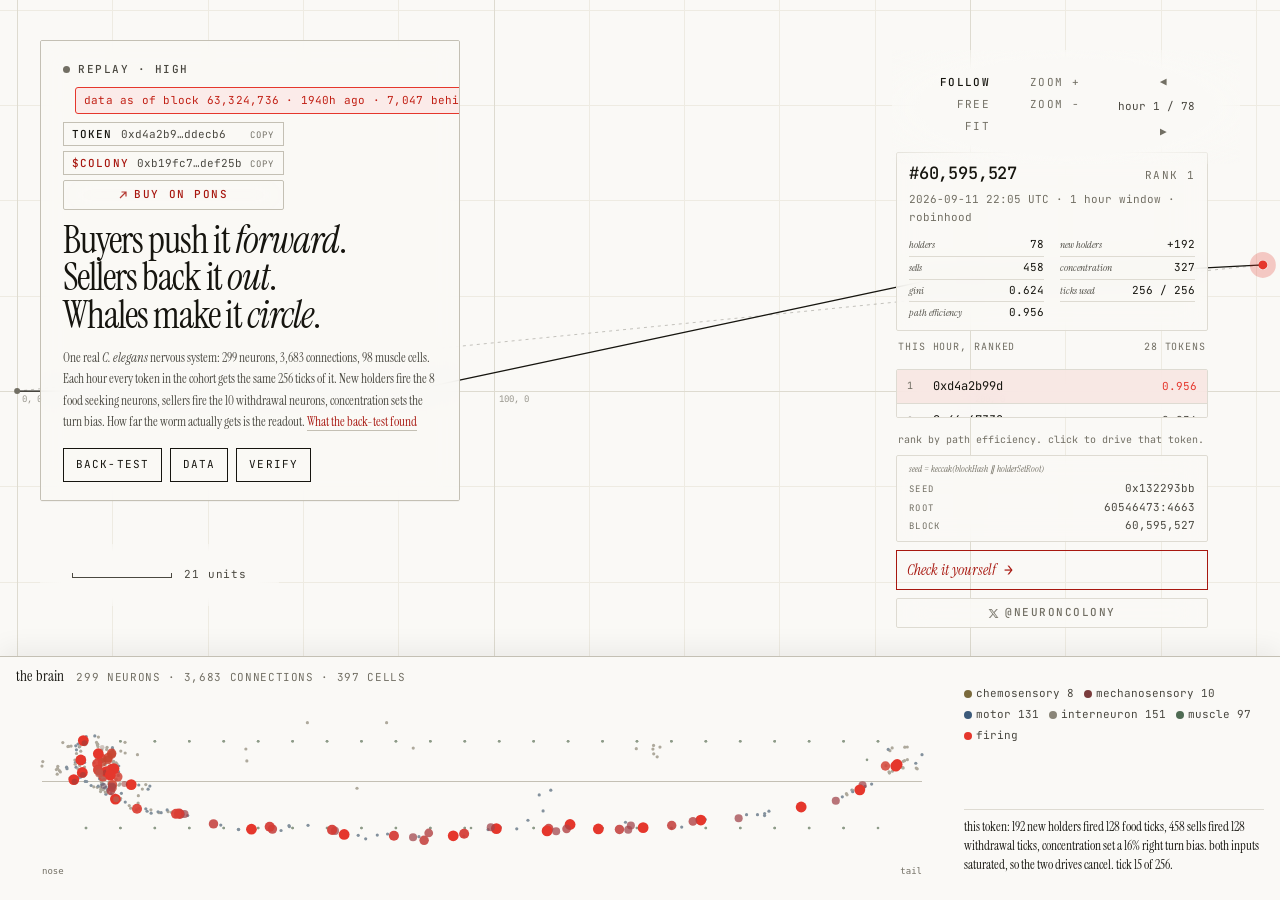
<file: index.html>
<!doctype html>
<html lang="en">
<head>
<meta charset="utf-8">
<meta name="viewport" content="width=device-width,initial-scale=1,viewport-fit=cover">
<title>colony</title>
<meta name="description" content="One C. elegans nervous system, driven by holder flow. Thirty Robinhood Chain launches, 37 hourly epochs, replayed.">
<meta property="og:title" content="colony">
<meta property="og:description" content="One C. elegans nervous system, driven by holder flow. Thirty Robinhood Chain launches, 37 hourly epochs, replayed.">
<meta property="og:image" content="https://colony.watch/assets/icon-512.png">
<meta property="og:url" content="https://colony.watch/">
<meta name="twitter:card" content="summary">
<link rel="canonical" href="https://colony.watch/">
<link rel="icon" href="./assets/favicon.ico" sizes="any">
<link rel="icon" type="image/png" sizes="32x32" href="./assets/favicon-32.png">
<link rel="apple-touch-icon" href="./assets/apple-touch-icon.png">

<meta name="description" content="One C. elegans nervous system, driven by holder flow. Thirty Robinhood Chain launches, 37 hourly epochs, replayed.">
<link rel="stylesheet" href="./css/site.css?v=ca1">
<style>
  /* the colony rail: the reference instrument watched one token, this watches the whole cohort */
  /* aligned to the same 72px inset the controls and footer use, and clearing both */
  /* data column: every reading lives here, nothing numeric sits in the story plate */
  .rail{position:absolute;top:168px;right:72px;bottom:40px;width:312px;
        display:flex;flex-direction:column;gap:8px;overflow:hidden;
        z-index:6;pointer-events:auto;}
  .rail__head{display:flex;align-items:baseline;justify-content:space-between;
        font-family:var(--font-num);font-size:10px;text-transform:uppercase;
        letter-spacing:.09em;color:var(--ink-3);padding:0 2px 6px;}
  .rail__list{flex:1 1 auto;min-height:0;overflow-y:auto;background:rgba(250,249,246,.86);
        backdrop-filter:blur(6px);border:1px solid var(--rule);border-radius:2px;}

  /* the readings card, moved out of the left plate */
  .rail__block{display:flex;flex-direction:column;flex:0 0 auto;}
  .rail .legend{border-top:0;padding:9px 12px 7px;flex:0 0 auto;border:1px solid var(--rule);border-radius:2px;
        background:rgba(250,249,246,.82);-webkit-backdrop-filter:blur(14px);backdrop-filter:blur(14px);}
  .rail .legend__time{margin-bottom:var(--s2);}
  .rail .legend__rows{display:grid;grid-template-columns:1fr 1fr;column-gap:16px;}
  .rail .row{padding:3px 0;font-size:11px;gap:8px;}
  .rail .row__k{font-size:10px;}
  .rail .row__v{font-size:11px;}
  .rail__verify{flex:0 0 auto;text-align:center;padding:7px 10px;}
  @media (max-height:900px){
    .rail{top:152px;bottom:28px;}
    .rail .legend{padding:7px 12px 6px;}
    .rail .row{padding:2px 0;}
  }
  @media (max-height:840px){
    .rail{top:148px;bottom:16px;gap:6px;}
    .rail .row{padding:1px 0;}
    .rail__prov{padding:5px 12px 6px;}
    .rail__prov .foot__label{display:none;}
    .rail__verify{padding:6px 10px;}
  }
  /* laptop heights: the ranked list is the point of the column, so the
     secondary readings collapse and provenance folds onto one line */
  @media (max-height:800px){
    .rail .row--drop{display:none;}
    .rail__prov{flex-direction:row;flex-wrap:wrap;column-gap:14px;row-gap:0;padding:4px 10px 5px;}
    .rail__prov .hash{font-size:9px;}
    .rail__prov .hash__v{max-width:96px;overflow:hidden;text-overflow:ellipsis;white-space:nowrap;}
  }
  .rail__prov{border:1px solid var(--rule);border-radius:2px;padding:6px 12px 7px;
        background:rgba(250,249,246,.82);-webkit-backdrop-filter:blur(14px);backdrop-filter:blur(14px);
        display:flex;flex-direction:column;gap:3px;flex:0 0 auto;}
  .rail__prov .foot__label{margin-bottom:1px;font-size:9px;}
  .rail__prov .hash{gap:var(--s2);font-size:9.5px;justify-content:space-between;line-height:1.45;}
  .tk{display:grid;grid-template-columns:18px 1fr auto;gap:8px;align-items:center;
      width:100%;text-align:left;background:none;border:0;cursor:pointer;
      padding:7px 10px;border-bottom:1px solid var(--rule);font:inherit;}
  .tk:last-child{border-bottom:0;}
  .tk:hover{background:rgba(229,55,44,.05);}
  .tk[aria-current="true"]{background:rgba(229,55,44,.09);}
  .tk__rank{font-family:var(--font-num);font-size:10px;color:var(--ink-3);}
  .tk__sym{font-family:var(--font-num);font-size:12px;color:var(--ink);
      overflow:hidden;text-overflow:ellipsis;white-space:nowrap;}
  .tk__eff{font-family:var(--font-num);font-size:11px;color:var(--ink-2);}
  .tk[aria-current="true"] .tk__eff{color:var(--accent);}
  .rail__foot{font-family:var(--font-num);font-size:10px;color:var(--ink-3);
      padding:6px 2px 0;line-height:1.5;}
  .epoch{display:flex;align-items:center;gap:6px;}
  .epoch__read{font-family:var(--font-num);font-size:11px;color:var(--ink-2);
      min-width:104px;text-align:center;}
  @media (max-width:1100px){.rail{display:none;}}


  /* the story is a framed card, same rule and frost as the data column,
     instead of a soft gradient wash that dissolved into the map */
  .plate{
    background:none;
    -webkit-mask-image:none;mask-image:none;
    top:40px;left:40px;
    width:min(420px, calc(100vw - 80px));
    max-height:calc(100dvh - var(--brainbar-h) - 80px);
    padding:0;
  }
  .plate__inner{
    border:1px solid var(--rule-strong);border-radius:2px;
    background:rgba(250,249,246,.9);
    -webkit-backdrop-filter:blur(14px);backdrop-filter:blur(14px);
    padding:20px 22px 18px;
    box-shadow:0 1px 0 rgba(22,21,15,.03);
  }
  .plate .title{font-size:clamp(28px,3vw,42px);margin-bottom:var(--s3);}
  .plate .lede{margin-bottom:var(--s4);max-width:none;}
  .plate .boxes{margin-bottom:0;}
  /* the small frosted cards were cutting a hard rectangle out of the paper */
  .rail__list{-webkit-backdrop-filter:blur(14px);backdrop-filter:blur(14px);
        background:rgba(250,249,246,.78);}
</style>
</head>
<body>
<div class="shell">
  <div class="stage-wrap">
    <main class="stage">
      <canvas id="stage-canvas" aria-label="Worm trajectory map"></canvas>
    </main>

    <div class="plate">
      <div class="plate__inner">
        <div class="plate__top">
          <div class="status status--idle" id="status">
            <span class="status__dot"></span>
            <span id="status-text">loading</span>
          </div>
          <div class="asof" id="asof" title="how far behind the chain this page is">
            <span id="asof-text">data as of ···</span>
          </div>
          <div class="contract-stack">
          <button class="contract" id="contract" title="click to copy" aria-label="Copy contract address">
            <span class="contract__sym" id="contract-sym">···</span>
            <span class="contract__addr" id="contract-addr">···</span>
            <span class="contract__act">copy</span>
          </button>
          <button class="contract contract--ca" id="ca" title="0xb19fc70efcfc999503d9d77fb5d050a0e8def25b (click to copy)" aria-label="Copy Colony contract address">
            <span class="contract__sym">$COLONY</span>
            <span class="contract__addr" id="ca-addr">0xb19fc70…def25b</span>
            <span class="contract__act" id="ca-act">copy</span>
          </button>
          <a class="xlink xlink--pons" href="https://www.ponsfamily.com/launchpad/0xb19fc70efcfc999503d9d77fb5d050a0e8def25b" target="_blank" rel="noopener" title="Official $COLONY launch on Pons (Robinhood Chain)">
            <svg width="10" height="10" viewBox="0 0 10 10" fill="none" stroke="currentColor" stroke-width="1.2"><path d="M2 8 8 2M3.5 2H8v4.5"/></svg>
            buy on pons
          </a>
          </div>
        </div>

        <h1 class="title">Buyers push it <em>forward</em>. Sellers back it <em>out</em>. Whales make it <em>circle</em>.</h1>

        <p class="lede">One real <i>C. elegans</i> nervous system: 299 neurons, 3,683 connections, 98 muscle cells. Each hour every token in the cohort gets the same 256 ticks of it. New holders fire the 8 food seeking neurons, sellers fire the 10 withdrawal neurons, concentration sets the turn bias. How far the worm actually gets is the readout.
          <a class="lede__more" href="/docs">What the back-test found</a>
        </p>

        <nav class="boxes">
          <a class="box" href="/docs">Back-test</a>
          <a class="box" href="/sources">Data</a>
          <a class="box" href="/verify">Verify</a>
        </nav>

      </div>
    </div>

    <div class="controls">
      <div class="seg">
        <button class="btn" id="cam-follow" aria-pressed="true">follow</button>
        <button class="btn" id="cam-free" aria-pressed="false">free</button>
        <button class="btn" id="cam-fit" aria-pressed="false">fit</button>
      </div>
      <div class="seg">
        <button class="btn" id="zoom-in">zoom +</button>
        <button class="btn" id="zoom-out">zoom −</button>
      </div>
      <div class="seg epoch">
        <button class="btn" id="ep-prev" aria-label="Previous hour">◀</button>
        <span class="epoch__read" id="ep-read">hour 1 / 48</span>
        <button class="btn" id="ep-next" aria-label="Next hour">▶</button>
      </div>
    </div>

    <aside class="rail">
      <div class="rail__block">
        <div class="legend">
          <div class="legend__head">
            <span class="legend__block" id="legend-block">···</span>
            <span class="legend__tag" id="legend-tag">···</span>
          </div>
          <div class="legend__time" id="legend-time"></div>
          <div class="legend__rows">
            <div class="row"><span class="row__k">holders</span><span class="row__v row__v--null" id="v-holders">···</span></div>
            <div class="row"><span class="row__k">new holders</span><span class="row__v row__v--null" id="v-new">···</span></div>
            <div class="row"><span class="row__k">sells</span><span class="row__v row__v--null" id="v-sells">···</span></div>
            <div class="row"><span class="row__k">concentration</span><span class="row__v row__v--null" id="v-hhi">···</span></div>
            <div class="row row--drop"><span class="row__k">gini</span><span class="row__v row__v--null" id="v-gini">···</span></div>
            <div class="row row--drop"><span class="row__k">ticks used</span><span class="row__v row__v--null" id="v-ticks">···</span></div>
            <div class="row"><span class="row__k">path efficiency</span><span class="row__v row__v--null" id="v-eff">···</span></div>
          </div>
        </div>
      </div>

      <div class="rail__head">
        <span>this hour, ranked</span>
        <span id="rail-count">···</span>
      </div>
      <div class="rail__list" id="rail-list"></div>
      <div class="rail__foot">rank by path efficiency. click to drive that token.</div>

      <div class="rail__prov">
        <div class="foot__label">seed = keccak(blockHash ‖ holderSetRoot)</div>
        <span class="hash"><span class="hash__k">seed</span><span class="hash__v" id="h-seed">···</span></span>
        <span class="hash"><span class="hash__k">root</span><span class="hash__v" id="h-root">···</span></span>
        <span class="hash"><span class="hash__k">block</span><span class="hash__v" id="h-block">···</span></span>
      </div>

      <a class="box box--verify rail__verify" href="/verify">Check it yourself <span class="verify__arrow">→</span></a>
      <div class="rail__social"><a class="xlink" href="https://x.com/neuroncolony" target="_blank" rel="noopener"><svg viewBox="0 0 24 24" width="11" height="11" aria-hidden="true" fill="currentColor"><path d="M18.244 2.25h3.308l-7.227 8.26 8.502 11.24H16.17l-5.214-6.817L4.99 21.75H1.68l7.73-8.835L1.254 2.25H8.08l4.713 6.231zm-1.161 17.52h1.833L7.084 4.126H5.117z"/></svg><span>@neuroncolony</span></a></div>
    </aside>

    <div class="scale">
      <div class="scale__bar" id="scale-bar" style="width:100px"></div>
      <span><span id="scale-units">100</span> units</span>
    </div>


  </div>

  <div class="brainbar">
    <div class="brain">
      <div class="brain__head">
        <span class="brain__title">the brain</span>
        <span class="brain__sub" id="brain-sub">299 neurons · 3,683 connections</span>
      </div>
      <div class="brain__stage">
        <canvas id="brain-canvas" aria-label="C. elegans brain, 397 cells firing"></canvas>
      </div>
      <div class="brain__legend" id="brain-legend"></div>
      <div class="brain__hover" id="brain-hover"></div>
      <div class="brain__now">
        <p class="brain__line brain__line--null" id="brain-line">reading the cohort…</p>
      </div>
    </div>
  </div>
</div>
<script type="module" src="./js/app.js?v=ca1"></script>
</body>
</html>
</file>
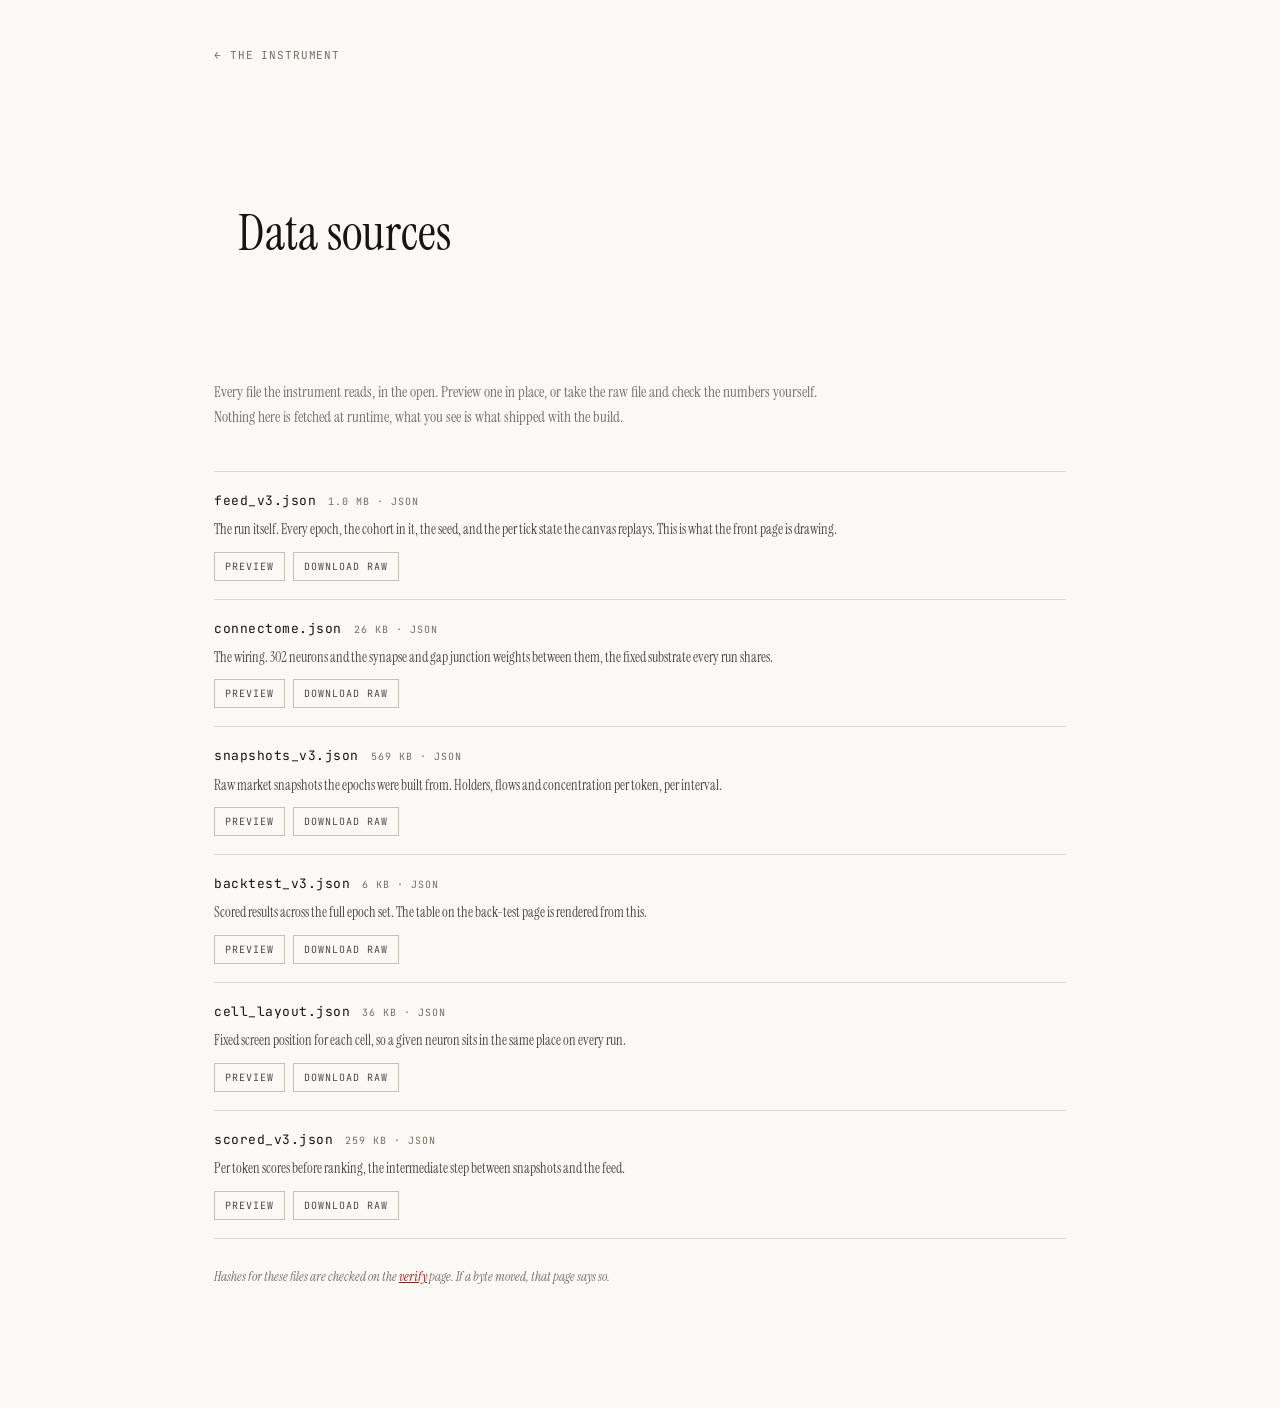
<file: sources.html>
<!doctype html>
<html lang="en">
<head>
<meta charset="utf-8">
<meta name="viewport" content="width=device-width,initial-scale=1">
<title>data sources</title>
<meta name="description" content="Every file the instrument reads, in the open. Preview one in place, or take the raw file and check the numbers yourself.">
<meta property="og:title" content="data sources">
<meta property="og:description" content="Every file the instrument reads, in the open. Preview one in place, or take the raw file and check the numbers yourself.">
<meta property="og:image" content="https://colony.watch/assets/icon-512.png">
<meta property="og:url" content="https://colony.watch/sources">
<meta name="twitter:card" content="summary">
<link rel="canonical" href="https://colony.watch/sources">
<link rel="icon" href="./assets/favicon.ico" sizes="any">
<link rel="icon" type="image/png" sizes="32x32" href="./assets/favicon-32.png">
<link rel="apple-touch-icon" href="./assets/apple-touch-icon.png">
<link rel="stylesheet" href="./css/site.css">
<style>
  body{background:var(--paper);color:var(--ink);font:400 16px/1.7 var(--font-body);}
  .page{max-width:900px;margin:0 auto;padding:40px 24px 120px;}
  .back{font-family:var(--font-num);font-size:11px;text-transform:uppercase;letter-spacing:.08em;color:var(--ink-3);text-decoration:none;}
  .back:hover{color:var(--ink);}
  h1.doc{font-family:var(--font-display);font-size:clamp(30px,4vw,50px);font-weight:400;line-height:1.05;margin:28px 0 8px;}
  .doc__sub{color:var(--ink-3);font-size:15px;margin:0 0 40px;max-width:620px;}
  .src{border-top:1px solid var(--rule);padding:18px 0;}
  .src:last-of-type{border-bottom:1px solid var(--rule);}
  .src__head{display:flex;align-items:baseline;gap:12px;flex-wrap:wrap;}
  .src__name{font-family:var(--font-num);font-size:13px;letter-spacing:.04em;color:var(--ink);}
  .src__meta{font-family:var(--font-num);font-size:10px;text-transform:uppercase;letter-spacing:.1em;color:var(--ink-3);}
  .src__desc{font-size:14px;color:var(--ink-2);margin:6px 0 10px;max-width:640px;}
  .src__acts{display:flex;gap:8px;}
  .act{font-family:var(--font-num);font-size:10px;text-transform:uppercase;letter-spacing:.1em;padding:5px 10px;border:1px solid var(--rule-strong);background:none;color:var(--ink-2);cursor:pointer;text-decoration:none;display:inline-block;}
  .act:hover{border-color:var(--ink);color:var(--ink);}
  .peek{display:none;margin-top:12px;background:var(--paper-sunk);border:1px solid var(--rule);padding:12px;max-height:340px;overflow:auto;}
  .peek pre{margin:0;font-family:var(--font-num);font-size:11.5px;line-height:1.6;color:var(--ink-2);white-space:pre;}
  .peek.on{display:block;}
  .note{font-size:13px;color:var(--ink-3);margin-top:28px;max-width:640px;}
</style>
</head>
<body>
<div class="page">
  <a class="back" href="/">&larr; the instrument</a>
  <h1 class="doc">Data sources</h1>
  <p class="doc__sub">Every file the instrument reads, in the open. Preview one in place, or take the raw file and check the numbers yourself. Nothing here is fetched at runtime, what you see is what shipped with the build.</p>

  <div id="list"></div>

  <p class="note">Hashes for these files are checked on the <a href="/verify" style="color:var(--accent-ink)">verify</a> page. If a byte moved, that page says so.</p>
</div>
<script>
const SOURCES = [
  {f:'./out/feed_v3.json', n:'feed_v3.json', d:'The run itself. Every epoch, the cohort in it, the seed, and the per tick state the canvas replays. This is what the front page is drawing.'},
  {f:'./data/connectome.json', n:'connectome.json', d:'The wiring. 302 neurons and the synapse and gap junction weights between them, the fixed substrate every run shares.'},
  {f:'./data/snapshots_v3.json', n:'snapshots_v3.json', d:'Raw market snapshots the epochs were built from. Holders, flows and concentration per token, per interval.'},
  {f:'./out/backtest_v3.json', n:'backtest_v3.json', d:'Scored results across the full epoch set. The table on the back-test page is rendered from this.'},
  {f:'./data/cell_layout.json', n:'cell_layout.json', d:'Fixed screen position for each cell, so a given neuron sits in the same place on every run.'},
  {f:'./out/scored_v3.json', n:'scored_v3.json', d:'Per token scores before ranking, the intermediate step between snapshots and the feed.'}
];
const fmt = b => b > 1048576 ? (b/1048576).toFixed(1)+' MB' : Math.round(b/1024)+' KB';
const list = document.getElementById('list');
SOURCES.forEach((s, i) => {
  const el = document.createElement('div');
  el.className = 'src';
  el.innerHTML = `<div class="src__head"><span class="src__name">${s.n}</span><span class="src__meta" id="m${i}">reading</span></div>
    <p class="src__desc">${s.d}</p>
    <div class="src__acts"><button class="act" id="b${i}">preview</button><a class="act" href="${s.f}" download>download raw</a></div>
    <div class="peek" id="p${i}"><pre></pre></div>`;
  list.appendChild(el);
  fetch(s.f, {method:'HEAD'}).then(r => {
    const len = r.headers.get('content-length');
    document.getElementById('m'+i).textContent = len ? fmt(+len) + ' &middot; json'.replace('&middot;','·') : 'json';
  }).catch(() => { document.getElementById('m'+i).textContent = 'json'; });
  let loaded = false;
  document.getElementById('b'+i).onclick = async (ev) => {
    const peek = document.getElementById('p'+i);
    if (peek.classList.contains('on')) { peek.classList.remove('on'); ev.target.textContent = 'preview'; return; }
    peek.classList.add('on'); ev.target.textContent = 'hide';
    if (loaded) return;
    loaded = true;
    const pre = peek.querySelector('pre');
    pre.textContent = 'loading';
    try {
      const d = await (await fetch(s.f)).json();
      let txt = JSON.stringify(d, null, 2);
      // A quarter million characters of JSON helps nobody read anything. Show the
      // shape and the head of it, the download button is there for the whole file.
      if (txt.length > 12000) txt = txt.slice(0, 12000) + '\n\n… truncated for display, use download raw for the complete file';
      pre.textContent = txt;
    } catch (e) { pre.textContent = 'could not load this file'; }
  };
});
</script>
</body>
</html>
</file>
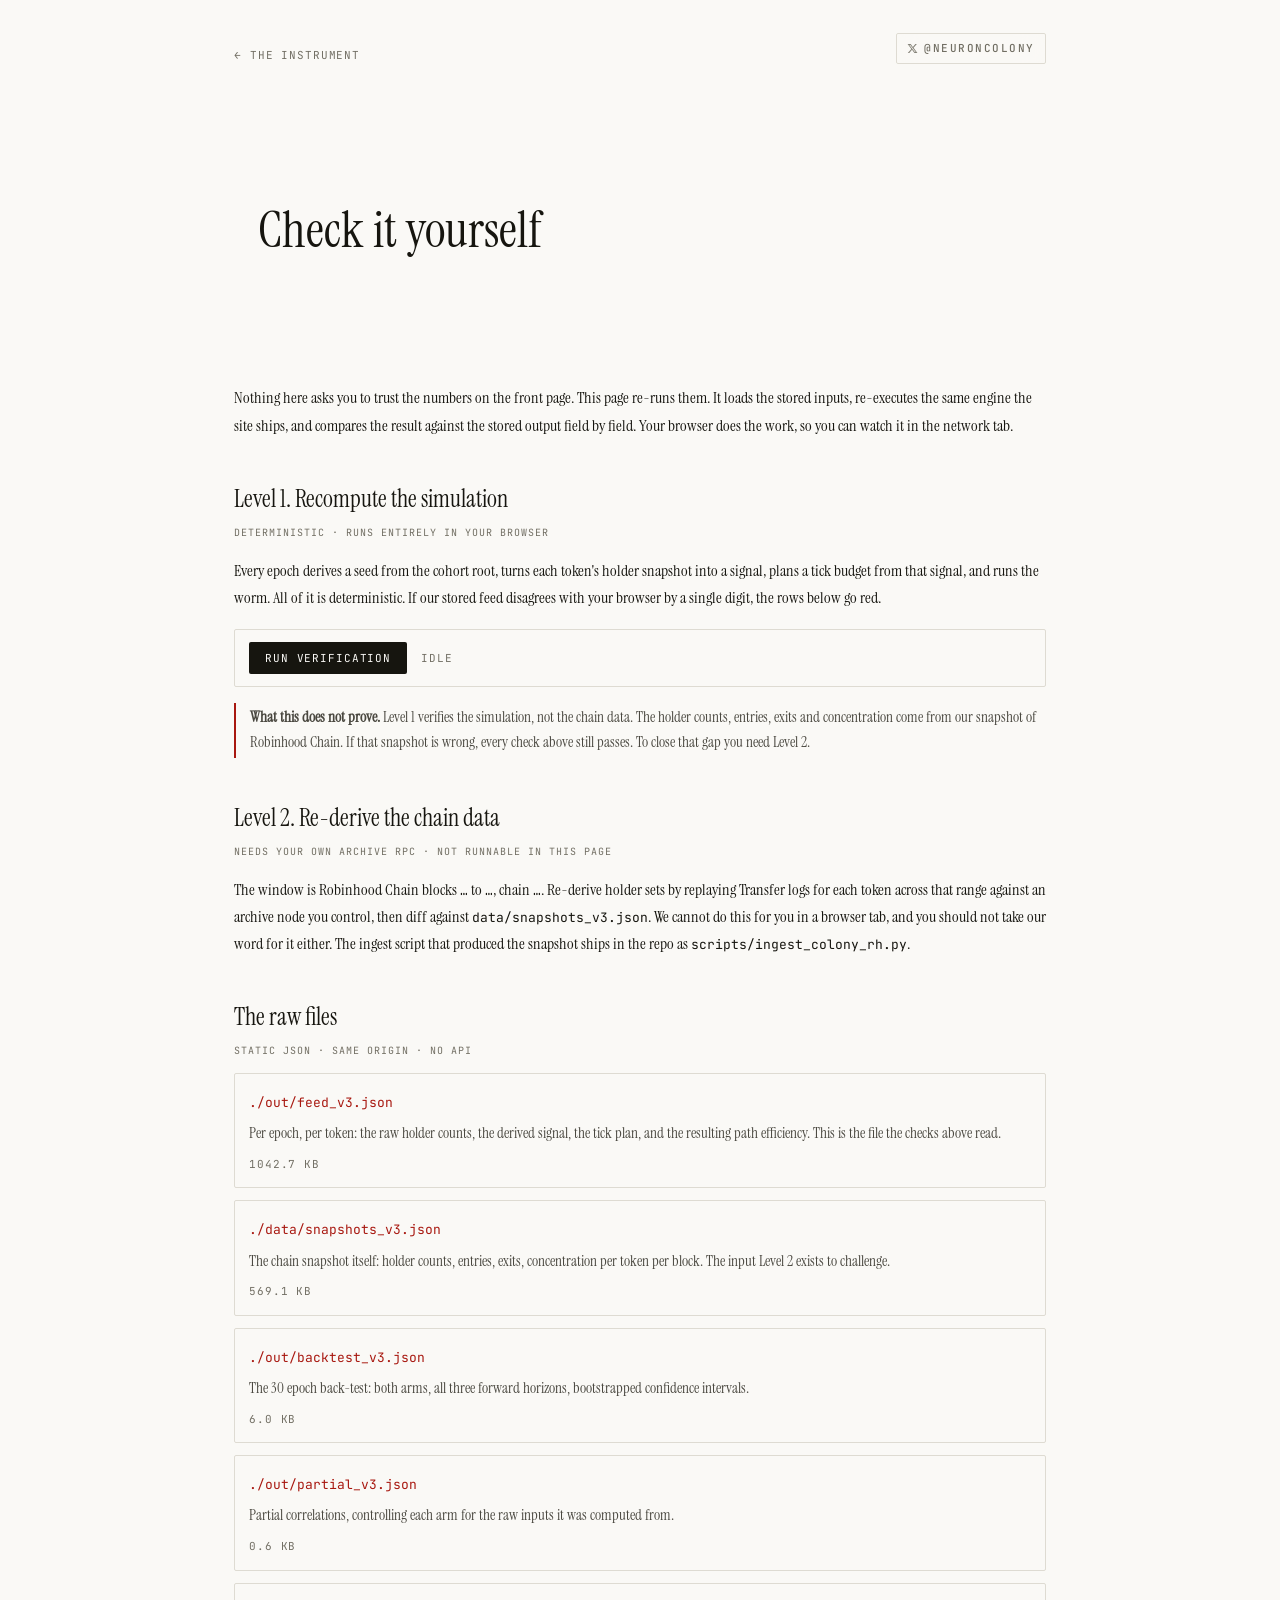
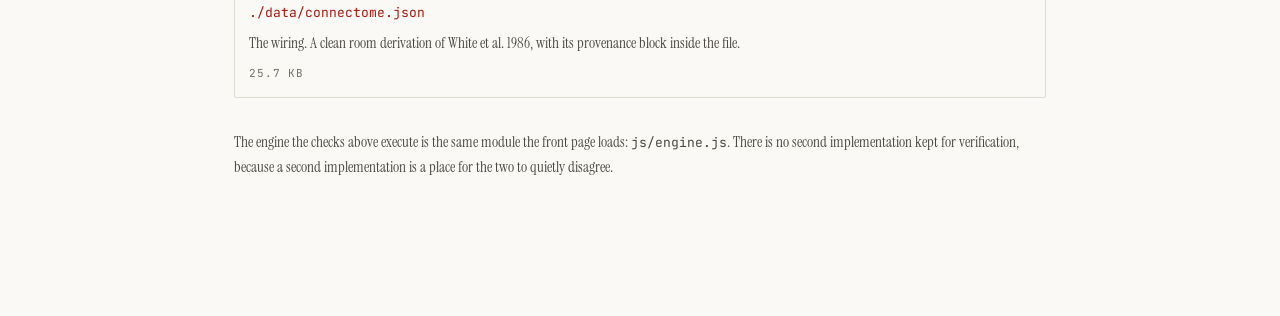
<file: verify.html>
<!doctype html>
<html lang="en">
<head>
<meta charset="utf-8">
<meta name="viewport" content="width=device-width,initial-scale=1">
<title>check it yourself</title>
<meta name="description" content="This page re-runs the numbers on the front page in your browser, from the stored inputs, and compares them field by field against the stored output.">
<meta property="og:title" content="check it yourself">
<meta property="og:description" content="This page re-runs the numbers on the front page in your browser, from the stored inputs, and compares them field by field against the stored output.">
<meta property="og:image" content="https://colony.watch/assets/icon-512.png">
<meta property="og:url" content="https://colony.watch/verify">
<meta name="twitter:card" content="summary">
<link rel="canonical" href="https://colony.watch/verify">
<link rel="icon" href="./assets/favicon.ico" sizes="any">
<link rel="icon" type="image/png" sizes="32x32" href="./assets/favicon-32.png">
<link rel="apple-touch-icon" href="./assets/apple-touch-icon.png">

<link rel="stylesheet" href="./css/site.css">
<style>
  body{background:var(--paper);color:var(--ink);font:400 16px/1.7 var(--font-body);}
  .page{max-width:860px;margin:0 auto;padding:40px 24px 120px;}
  .back{font-family:var(--font-num);font-size:11px;text-transform:uppercase;letter-spacing:.08em;color:var(--ink-3);text-decoration:none;}
  .back:hover{color:var(--ink);}
  h1.doc{font-family:var(--font-display);font-size:clamp(30px,4vw,50px);font-weight:400;line-height:1.05;margin:28px 0 16px;}
  h2.sec{font-family:var(--font-display);font-size:24px;font-weight:400;margin:40px 0 4px;}
  .sec__sub{font-family:var(--font-num);font-size:10px;text-transform:uppercase;letter-spacing:.1em;color:var(--ink-3);margin-bottom:14px;}

  .runbar{display:flex;align-items:center;gap:14px;flex-wrap:wrap;
        border:1px solid var(--rule);border-radius:2px;padding:12px 14px;margin:18px 0 0;}
  .btn{font-family:var(--font-num);font-size:11px;text-transform:uppercase;letter-spacing:.08em;
        background:var(--ink);color:var(--paper);border:0;border-radius:2px;padding:9px 16px;cursor:pointer;}
  .btn:hover{background:var(--accent-ink);}
  .btn[disabled]{opacity:.45;cursor:default;}
  .runbar__stat{font-family:var(--font-num);font-size:11px;color:var(--ink-3);
        text-transform:uppercase;letter-spacing:.08em;}
  .tally{font-family:var(--font-num);font-size:13px;}
  .tally b{font-weight:500;}
  .ok{color:#1a7f37;} .bad{color:var(--accent-ink);}

  table.chk{width:100%;border-collapse:collapse;margin-top:14px;font-family:var(--font-num);font-size:12px;}
  table.chk th{text-align:left;font-weight:400;font-size:10px;text-transform:uppercase;letter-spacing:.08em;
        color:var(--ink-3);border-bottom:1px solid var(--rule);padding:0 10px 6px 0;}
  table.chk td{padding:6px 10px 6px 0;border-bottom:1px solid var(--rule-2,rgba(22,21,15,.07));vertical-align:top;}
  table.chk td.v{font-variant-numeric:tabular-nums;}
  .pill{display:inline-block;min-width:44px;text-align:center;border-radius:2px;padding:1px 6px;
        font-size:10px;letter-spacing:.08em;text-transform:uppercase;}
  .pill--ok{background:rgba(26,127,55,.12);color:#1a7f37;}
  .pill--bad{background:rgba(229,55,44,.12);color:var(--accent-ink);}
  .pill--wait{background:rgba(22,21,15,.07);color:var(--ink-3);}

  .card{border:1px solid var(--rule);border-radius:2px;padding:14px;margin:0 0 12px;}
  .card__path{font-family:var(--font-num);font-size:13px;color:var(--accent-ink);text-decoration:none;}
  .card__path:hover{text-decoration:underline;}
  .card__desc{margin:6px 0 0;font-size:15px;color:var(--ink-2);}
  .card__size{margin-top:8px;font-family:var(--font-num);font-size:11px;text-transform:uppercase;letter-spacing:.08em;color:var(--ink-3);}
  .tail{margin-top:32px;color:var(--ink-2);font-size:15px;}
  .limit{border-left:2px solid var(--accent-ink);padding:2px 0 2px 14px;margin:16px 0;color:var(--ink-2);font-size:15px;}
  code{font-family:var(--font-num);font-size:13px;}
</style>
</head>
<body>
<div class="page">
  <a class="back" href="/">← the instrument</a>
  <div class="doc__social"><a class="xlink" href="https://x.com/neuroncolony" target="_blank" rel="noopener"><svg viewBox="0 0 24 24" width="11" height="11" aria-hidden="true" fill="currentColor"><path d="M18.244 2.25h3.308l-7.227 8.26 8.502 11.24H16.17l-5.214-6.817L4.99 21.75H1.68l7.73-8.835L1.254 2.25H8.08l4.713 6.231zm-1.161 17.52h1.833L7.084 4.126H5.117z"/></svg><span>@neuroncolony</span></a></div>
  <h1 class="doc">Check it yourself</h1>
  <p>Nothing here asks you to trust the numbers on the front page. This page re-runs them. It loads the stored inputs, re-executes the same engine the site ships, and compares the result against the stored output field by field. Your browser does the work, so you can watch it in the network tab.</p>

  <h2 class="sec">Level 1. Recompute the simulation</h2>
  <div class="sec__sub">deterministic · runs entirely in your browser</div>
  <p>Every epoch derives a seed from the cohort root, turns each token's holder snapshot into a signal, plans a tick budget from that signal, and runs the worm. All of it is deterministic. If our stored feed disagrees with your browser by a single digit, the rows below go red.</p>

  <div class="runbar">
    <button class="btn" id="run">Run verification</button>
    <span class="runbar__stat" id="stat">idle</span>
    <span class="tally" id="tally"></span>
  </div>

  <table class="chk" id="tbl" hidden>
    <thead><tr><th>check</th><th>recomputed</th><th>stored</th><th>n</th><th></th></tr></thead>
    <tbody id="tb"></tbody>
  </table>

  <p class="limit"><b>What this does not prove.</b> Level 1 verifies the simulation, not the chain data. The holder counts, entries, exits and concentration come from our snapshot of Robinhood Chain. If that snapshot is wrong, every check above still passes. To close that gap you need Level 2.</p>

  <h2 class="sec">Level 2. Re-derive the chain data</h2>
  <div class="sec__sub">needs your own archive RPC · not runnable in this page</div>
  <p>The window is Robinhood Chain blocks <code id="w-start">…</code> to <code id="w-end">…</code>, chain <code id="w-chain">…</code>. Re-derive holder sets by replaying Transfer logs for each token across that range against an archive node you control, then diff against <code>data/snapshots_v3.json</code>. We cannot do this for you in a browser tab, and you should not take our word for it either. The ingest script that produced the snapshot ships in the repo as <code>scripts/ingest_colony_rh.py</code>.</p>

  <h2 class="sec">The raw files</h2>
  <div class="sec__sub">static json · same origin · no api</div>

  <div class="card">
    <a class="card__path" href="/sources">./out/feed_v3.json</a>
    <p class="card__desc">Per epoch, per token: the raw holder counts, the derived signal, the tick plan, and the resulting path efficiency. This is the file the checks above read.</p>
    <div class="card__size" data-size="./out/feed_v3.json">measuring…</div>
  </div>

  <div class="card">
    <a class="card__path" href="/sources">./data/snapshots_v3.json</a>
    <p class="card__desc">The chain snapshot itself: holder counts, entries, exits, concentration per token per block. The input Level 2 exists to challenge.</p>
    <div class="card__size" data-size="./data/snapshots_v3.json">measuring…</div>
  </div>

  <div class="card">
    <a class="card__path" href="/sources">./out/backtest_v3.json</a>
    <p class="card__desc">The 30 epoch back-test: both arms, all three forward horizons, bootstrapped confidence intervals.</p>
    <div class="card__size" data-size="./out/backtest_v3.json">measuring…</div>
  </div>

  <div class="card">
    <a class="card__path" href="/sources">./out/partial_v3.json</a>
    <p class="card__desc">Partial correlations, controlling each arm for the raw inputs it was computed from.</p>
    <div class="card__size" data-size="./out/partial_v3.json">measuring…</div>
  </div>

  <div class="card">
    <a class="card__path" href="/sources">./data/connectome.json</a>
    <p class="card__desc">The wiring. A clean room derivation of White et al. 1986, with its provenance block inside the file.</p>
    <div class="card__size" data-size="./data/connectome.json">measuring…</div>
  </div>

  <p class="tail">The engine the checks above execute is the same module the front page loads: <code>js/engine.js</code>. There is no second implementation kept for verification, because a second implementation is a place for the two to quietly disagree.</p>
</div>

<script>
document.querySelectorAll('[data-size]').forEach(function (el) {
  var path = el.getAttribute('data-size');
  fetch(path)
    .then(function (r) { if (!r.ok) throw new Error(r.status); return r.text(); })
    .then(function (t) { el.textContent = (new Blob([t]).size / 1024).toFixed(1) + ' KB'; })
    .catch(function () { el.textContent = 'unavailable'; });
});
</script>

<script type="module">
import {
  initConnectome, createState, createPosition, Xorshift128,
  planStimulus, expandPlan, runSequence, pathEfficiency, DEFAULT_SIGNAL_CONFIG,
} from './js/engine.js';

const CFG = { ...DEFAULT_SIGNAL_CONFIG, saturation: 0.10, sellSaturation: 0.50 };
const MIN_HOLDERS = 10;

const $ = (id) => document.getElementById(id);
const tb = $('tb');

function row(name, got, want, n, pass) {
  const tr = document.createElement('tr');
  tr.innerHTML = `<td>${name}</td><td class="v">${got}</td><td class="v">${want}</td>`
    + `<td class="v">${n}</td>`
    + `<td><span class="pill ${pass ? 'pill--ok' : 'pill--bad'}">${pass ? 'match' : 'differs'}</span></td>`;
  tb.appendChild(tr);
  return pass;
}

async function sha256Hex(str) {
  const buf = await crypto.subtle.digest('SHA-256', new TextEncoder().encode(str));
  return [...new Uint8Array(buf)].map((b) => b.toString(16).padStart(2, '0')).join('');
}

async function epochSeedBrowser(cohortRoot, e) {
  const buf = await crypto.subtle.digest('SHA-256', new TextEncoder().encode(`${cohortRoot}:${e}`));
  return new DataView(buf).getUint32(0, false);
}

$('run').addEventListener('click', async () => {
  const btn = $('run');
  btn.disabled = true;
  tb.innerHTML = '';
  $('tbl').hidden = false;
  $('tally').textContent = '';
  $('stat').textContent = 'loading inputs…';

  try {
    const [feed, snapsText, conn] = await Promise.all([
      fetch('./out/feed_v3.json').then((r) => r.json()),
      fetch('./data/snapshots_v3.json').then((r) => r.text()),
      fetch('./data/connectome.json').then((r) => r.text()),
    ]);
    const snaps = JSON.parse(snapsText);

    initConnectome(JSON.parse(conn));

    const meta = snaps.meta || {};
    const w = meta.cohort_window || meta.window || {};
    $('w-start').textContent = w.start_block ?? '?';
    $('w-end').textContent = w.end_block ?? '?';
    $('w-chain').textContent = meta.chain_id ?? 4663;

    const cohortRoot = `${w.start_block}:${meta.chain_id || 4663}`;
    let pass = 0, fail = 0;
    const mark = (ok) => { ok ? pass++ : fail++; };

    // 1. seed domain: the string every epoch seed is derived from, read back off the chain window
    mark(row('cohort window', cohortRoot, feed.cohort_root, 1, cohortRoot === feed.cohort_root));

    // 2. the exact bytes of the snapshot file we served you
    const snapSha = await sha256Hex(snapsText);
    mark(row('snapshot sha256', snapSha.slice(0, 16) + '…', String(feed.snapshots_sha256 || '').slice(0, 16) + '…',
      1, !!feed.snapshots_sha256 && snapSha === feed.snapshots_sha256));

    // 3. format independent root, rebuilt row by row from the parsed records. Reformat
    //    the file however you like, the root still has to come out the same.
    const snapRows = [];
    for (const t of [...snaps.tokens].sort((a, b) => (a.token < b.token ? -1 : 1))) {
      for (const s of [...t.snapshots].sort((a, b) => a.epoch - b.epoch)) {
        snapRows.push(JSON.stringify([t.token, s.epoch, s.block, s.holder_count, s.new_holders, s.exits, s.hhi]));
      }
    }
    const snapRoot = await sha256Hex(snapRows.join('\n'));
    mark(row('snapshot root', snapRoot.slice(0, 16) + '…', String(feed.snapshot_root || '').slice(0, 16) + '…',
      snapRows.length, !!feed.snapshot_root && snapRoot === feed.snapshot_root));

    // 4. connectome hash is stated inside the file it describes
    const connSha = await sha256Hex(conn);
    const stated = feed.connectome_sha256 || feed.connectome_sha || null;
    if (stated) {
      mark(row('connectome sha256', connSha.slice(0, 16) + '…', String(stated).slice(0, 16) + '…', 1, connSha === stated));
    }

    $('stat').textContent = 'recomputing epochs…';
    await new Promise((r) => setTimeout(r, 0));

    // 3. seeds
    let seedBad = 0, seedN = 0, firstSeed = null;
    for (let e = 0; e < feed.epochs.length; e++) {
      const got = await epochSeedBrowser(cohortRoot, e);
      if (firstSeed === null) firstSeed = [got, feed.epochs[e].seed];
      seedN++;
      if (got !== feed.epochs[e].seed) seedBad++;
    }
    mark(row('epoch seeds', seedBad ? `${seedBad} differ` : `all ${seedN} match`,
      `${seedN} stored`, seedN, seedBad === 0));

    // 4. signal → plan → simulation, per entry
    let planBad = 0, peBad = 0, travelBad = 0, revBad = 0, sigBad = 0, n = 0;
    const byToken = new Map(snaps.tokens.map((t) => [t.token, t]));

    for (let e = 0; e < feed.epochs.length; e++) {
      const ep = feed.epochs[e];
      for (const en of ep.entries) {
        const t = byToken.get(en.token);
        if (!t) continue;
        const snap = t.snapshots[e];
        if (!snap) continue;
        n++;

        const prev = e > 0 ? t.snapshots[e - 1] : null;
        const base = Math.max(prev ? prev.holder_count : snap.holder_count, 1);
        const cold = snap.holder_count < MIN_HOLDERS;

        const signal = cold
          ? { kind: 'cold', growth: 0, sellPressure: 0, hhi: snap.hhi == null ? 0 : snap.hhi }
          : {
              kind: 'warm',
              growth: +((snap.new_holders || 0) / base).toFixed(5),
              sellPressure: +((snap.exits || 0) / base).toFixed(5),
              hhi: snap.hhi == null ? 0 : snap.hhi,
            };

        if (signal.kind !== en.signal.kind
          || signal.growth !== en.signal.growth
          || signal.sellPressure !== en.signal.sellPressure) sigBad++;

        const plan = cold
          ? { chemotaxisTicks: 0, noseTouchTicks: 0, rightWeight: 0, totalTicks: 0 }
          : planStimulus(signal, CFG);

        if (plan.chemotaxisTicks !== en.plan.chemotaxisTicks
          || plan.noseTouchTicks !== en.plan.noseTouchTicks
          || plan.totalTicks !== en.plan.totalTicks) planBad++;

        let pe = null, netTravel = 0, reversals = 0;
        if (plan.totalTicks > 0) {
          const rng = new Xorshift128(ep.seed);
          const r = runSequence(createState(), createPosition(), expandPlan(plan, rng));
          pe = +pathEfficiency(r.path).toFixed(4);
          netTravel = +(r.netTravel ?? 0).toFixed(4);
          reversals = r.reversals ?? 0;
        }

        if (pe !== en.path_efficiency) peBad++;
        if (netTravel !== en.net_travel) travelBad++;
        if (reversals !== en.reversals) revBad++;
      }
      if (e % 8 === 0) { $('stat').textContent = `recomputing epoch ${e}/${feed.epochs.length}…`; await new Promise((r) => setTimeout(r, 0)); }
    }

    mark(row('derived signal', sigBad ? `${sigBad} differ` : 'all match', `${n} stored`, n, sigBad === 0));
    mark(row('tick plan', planBad ? `${planBad} differ` : 'all match', `${n} stored`, n, planBad === 0));
    mark(row('path efficiency', peBad ? `${peBad} differ` : 'all match', `${n} stored`, n, peBad === 0));
    mark(row('net travel', travelBad ? `${travelBad} differ` : 'all match', `${n} stored`, n, travelBad === 0));
    mark(row('reversals', revBad ? `${revBad} differ` : 'all match', `${n} stored`, n, revBad === 0));

    $('stat').textContent = 'done';
    $('tally').innerHTML = fail === 0
      ? `<b class="ok">${pass} checks passed.</b> ${n} token-epochs recomputed in your browser.`
      : `<b class="bad">${fail} check${fail === 1 ? '' : 's'} failed</b>, ${pass} passed.`;
  } catch (err) {
    $('stat').textContent = 'failed';
    $('tally').innerHTML = `<b class="bad">${String(err && err.message || err)}</b>`;
  } finally {
    btn.disabled = false;
  }
});
</script>
</body>
</html>
</file>
<file: css/site.css>
@import url('https://fonts.googleapis.com/css2?family=Instrument+Serif:ital@0;1&family=JetBrains+Mono:wght@400;500&display=swap');
:root{--font-serif:'Instrument Serif';--font-mono:'JetBrains Mono';}
:root{--paper:#faf9f6;--paper-sunk:#f2f1ec;--ink:#16150f;--ink-2:#4a4840;--ink-3:#726f64;--rule:#dedbd2;--rule-strong:#c4c0b4;--accent:#e5372c;--accent-deep:#c11f14;--accent-ink:#a81810;--accent-wash:#fbebe9;--font-display:var(--font-serif),Georgia,"Times New Roman",serif;--font-body:var(--font-serif),Georgia,"Times New Roman",serif;--font-num:var(--font-mono),ui-monospace,"SF Mono",Menlo,Consolas,monospace;--t-display:clamp(32px,4vw,58px);--t-h2:21px;--t-lead:17px;--t-body:15px;--t-small:13px;--t-micro:11px;--s1:4px;--s2:8px;--s3:12px;--s4:16px;--s5:24px;--s6:32px;--s7:48px;--s8:72px;--s9:112px;--z-canvas:0;--z-plate:10;--z-panel:20;--brainbar-h:244px;--ease:cubic-bezier(0.25,1,0.5,1);--fast:160ms;--slow:420ms}*{box-sizing:border-box}body,html{height:100%}body{margin:0;background:var(--paper);color:var(--ink);font:400 var(--t-body) /1.6 var(--font-body);-webkit-font-smoothing:antialiased;text-rendering:optimizeLegibility}.shell{height:100dvh;display:flex;flex-direction:column}.shell,.stage-wrap{position:relative;overflow:hidden}.stage-wrap{flex:1 1 auto;min-height:0}.stage{position:absolute;inset:0;z-index:var(--z-canvas)}.stage canvas{display:block;width:100%;height:100%}.plate{position:absolute;z-index:var(--z-plate);top:0;left:0;width:calc(380px + var(--s8) + 96px);max-width:100vw;max-height:calc(100dvh - var(--brainbar-h) - var(--s6));padding:var(--s8) 96px var(--s6) var(--s8);background:linear-gradient(96deg,var(--paper) 0,var(--paper) 58%,transparent 100%);pointer-events:none}.plate,.plate__inner{display:flex;flex-direction:column}.plate__inner{pointer-events:auto;min-height:0;overflow-y:auto;scrollbar-width:thin}.controls:before,.foot:before,.scale:before{content:"";position:absolute;inset:-22px -32px;background:radial-gradient(ellipse at center,var(--paper) 0,var(--paper) 60%,transparent 100%);z-index:-1;pointer-events:none}.status{display:inline-flex;align-items:center;gap:var(--s2);font-family:var(--font-num);font-size:var(--t-micro);font-weight:500;letter-spacing:.14em;text-transform:uppercase;color:var(--ink-2);margin-bottom:var(--s4)}.status__dot{width:7px;height:7px;border-radius:50%;background:var(--ink-3);flex:none}.status--warm .status__dot{background:var(--accent);animation:breathe 2.8s var(--ease) infinite}.status--warm{color:var(--accent-ink)}.status--cold .status__dot{background:transparent;border:1.5px solid var(--ink-3)}@keyframes breathe{0%,to{opacity:1;transform:scale(1)}50%{opacity:.45;transform:scale(.82)}}.title{font-family:var(--font-display);font-size:var(--t-display);font-weight:300;line-height:.98;letter-spacing:-.025em;margin:0 0 var(--s4);text-wrap:balance}.title em{font-style:italic;font-weight:400}.lede{font-size:var(--t-small);line-height:1.65;color:var(--ink-2);margin:0 0 var(--s6);max-width:34ch}.lede__more{color:var(--accent-ink);text-decoration:none;white-space:nowrap;border-bottom:1px solid var(--rule-strong);transition:border-color var(--fast) var(--ease)}.lede__more:hover{border-bottom-color:var(--accent-ink)}.legend{border-top:1px solid var(--ink);padding-top:var(--s3);transition:border-color var(--fast) var(--ease);display:flex;flex-direction:column;min-height:0}.legend--probing{border-top-color:var(--accent)}.legend__head{display:flex;align-items:baseline;justify-content:space-between;gap:var(--s3);margin-bottom:var(--s1)}.legend__block{font-family:var(--font-num);font-size:var(--t-lead);font-weight:500;font-feature-settings:"tnum";font-variant-numeric:tabular-nums;letter-spacing:-.01em}.legend__tag{font-family:var(--font-num);font-size:var(--t-micro);letter-spacing:.12em;text-transform:uppercase;color:var(--ink-3)}.legend__tag--probing{color:var(--accent-ink)}.legend__time{font-family:var(--font-num);font-size:var(--t-micro);color:var(--ink-3);margin-bottom:var(--s4);min-height:1.4em}.legend__rows{display:flex;flex-direction:column}.row{display:flex;align-items:baseline;justify-content:space-between;gap:var(--s4);padding:7px 0;border-bottom:1px solid var(--rule)}.row:last-child{border-bottom:0}.row__k{color:var(--ink-2);font-style:italic}.row__k,.row__v{font-size:var(--t-small)}.row__v{font-family:var(--font-num);font-feature-settings:"tnum";font-variant-numeric:tabular-nums;color:var(--ink);transition:color var(--fast) var(--ease)}.row__v--null{color:var(--ink-3)}.row__v--warm{color:var(--accent-ink);font-weight:500}.row__v--flagged{color:var(--ink-2);-webkit-text-decoration:underline dotted var(--rule-strong);text-decoration:underline dotted var(--rule-strong);text-underline-offset:3px;cursor:help}.note{margin:var(--s4) 0 0;font-size:var(--t-small);font-style:italic;line-height:1.6;color:var(--ink-2);max-width:32ch}.ledger{margin-top:var(--s4);border-top:1px solid var(--ink);padding-top:var(--s3);display:flex;flex-direction:column;min-height:0}.ledger__head{display:flex;align-items:baseline;justify-content:space-between;gap:var(--s3);font-family:var(--font-num);font-size:9px;letter-spacing:.14em;text-transform:uppercase;color:var(--ink-3);margin-bottom:var(--s2)}.ledger__count{color:var(--ink-2);font-feature-settings:"tnum";font-variant-numeric:tabular-nums}.ledger__msg{margin:0;font-size:var(--t-small);font-style:italic;line-height:1.6;color:var(--ink-2);max-width:34ch}.ledger__foot{margin:var(--s2) 0 0;font-size:var(--t-micro);font-style:italic;color:var(--ink-3)}.txs{list-style:none;margin:0;padding:0;flex:1 1 auto;min-height:64px;overflow-y:auto;scrollbar-width:thin}.tx{display:grid;grid-template-columns:4.2em 1fr auto auto;align-items:baseline;grid-gap:var(--s2);gap:var(--s2);padding:5px 0;border-bottom:1px solid var(--rule);font-family:var(--font-num);font-size:var(--t-micro);font-feature-settings:"tnum";font-variant-numeric:tabular-nums}.tx:last-child{border-bottom:0}.tx__kind{font-size:9px;letter-spacing:.08em;text-transform:uppercase;color:var(--ink-3)}.tx__kind--buy{color:var(--accent-ink)}.tx__kind--sell{color:var(--ink);font-weight:500}.tx__v{color:var(--ink);text-align:right}.tx__b,.tx__who{color:var(--ink-3)}.unpin{-webkit-appearance:none;-moz-appearance:none;appearance:none;border:0;background:none;padding:0;font:inherit;letter-spacing:inherit;text-transform:inherit;color:inherit;cursor:pointer}.unpin:hover{color:var(--ink)}.controls{position:absolute;z-index:var(--z-panel);top:var(--s8);right:var(--s8);display:flex;gap:var(--s5);align-items:flex-start}.seg{display:flex;flex-direction:column;gap:2px;align-items:flex-end}.btn{-webkit-appearance:none;-moz-appearance:none;appearance:none;border:0;background:none;padding:3px 0 3px var(--s4);font-family:var(--font-num);font-size:var(--t-micro);letter-spacing:.12em;text-transform:uppercase;color:var(--ink-3);cursor:pointer;transition:color var(--fast) var(--ease),opacity var(--fast) var(--ease)}.btn:hover{color:var(--ink)}.btn[aria-pressed=true]{color:var(--ink);font-weight:500}.btn:focus-visible{outline:1.5px solid var(--accent-ink);outline-offset:3px}.scale{position:absolute;z-index:var(--z-plate);left:var(--s8);bottom:var(--s8);display:flex;align-items:center;gap:var(--s3);font-family:var(--font-num);color:var(--ink-2);font-size:var(--t-micro);letter-spacing:.08em}.scale__bar{height:5px;border:1px solid var(--ink-2);border-top:0;transition:width var(--fast) var(--ease)}.foot{position:absolute;z-index:var(--z-plate);right:var(--s8);bottom:var(--s8);gap:var(--s7);max-width:calc(100vw - var(--s9))}.foot,.foot__hashes{display:flex;align-items:flex-end}.foot__hashes{flex-direction:column;gap:5px;min-width:0}.foot__label{font-size:var(--t-micro);font-style:italic;color:var(--ink-3);margin-bottom:3px}.hash{display:flex;align-items:baseline;gap:var(--s3);white-space:nowrap}.hash__k{font-size:9px;letter-spacing:.14em;text-transform:uppercase;color:var(--ink-3)}.hash__k,.hash__v{font-family:var(--font-num)}.hash__v{font-size:var(--t-micro);color:var(--ink-2);font-feature-settings:"tnum";font-variant-numeric:tabular-nums}.boxes{display:flex;flex-wrap:wrap;margin:0 0 var(--s6)}.box,.boxes{gap:var(--s2)}.box{display:inline-flex;align-items:center;padding:7px var(--s3);border:1px solid var(--ink);border-radius:0;background:none;font-family:var(--font-num);font-size:var(--t-micro);letter-spacing:.1em;text-transform:uppercase;color:var(--ink);text-decoration:none;white-space:nowrap;cursor:pointer;transition:background-color var(--fast) var(--ease),color var(--fast) var(--ease)}.box:hover{background:var(--ink);color:var(--paper)}.box:focus-visible{outline:1.5px solid var(--accent-ink);outline-offset:2px}.box--verify{font-family:var(--font-body);font-size:var(--t-body);font-style:italic;letter-spacing:0;text-transform:none;padding:var(--s3) var(--s4);border-color:var(--accent-ink);color:var(--accent-ink)}.box--verify:hover{background:var(--accent-ink);color:var(--paper)}.verify__arrow{font-family:var(--font-num);transition:transform var(--slow) var(--ease)}.box--verify:hover .verify__arrow{transform:translateX(4px)}.error{position:absolute;z-index:var(--z-panel);left:50%;top:50%;transform:translate(-50%,-50%);max-width:46ch;background:var(--paper);border:1px solid var(--rule-strong);border-top:2px solid var(--accent-ink);padding:var(--s5);font-size:var(--t-small);color:var(--ink-2)}.doc{max-width:68ch;margin:0 auto;padding:var(--s9) var(--s5) var(--s9)}.doc h1{font-size:clamp(34px,4.4vw,52px);font-weight:300;line-height:1.02;letter-spacing:-.025em;margin:0 0 var(--s5);text-wrap:balance}.doc h1,.doc h2{font-family:var(--font-display)}.doc h2{font-size:var(--t-h2);font-weight:500;letter-spacing:-.01em;color:var(--ink);margin:var(--s8) 0 var(--s4);padding-bottom:var(--s2);border-bottom:1px solid var(--rule)}.doc li,.doc p{font-size:var(--t-lead);line-height:1.72;color:var(--ink-2);text-wrap:pretty}.doc p{margin:0 0 var(--s4)}.doc .lead{font-size:20px;line-height:1.6;color:var(--ink)}.doc strong{color:var(--ink);font-weight:600}.doc em{font-style:italic}.doc code{font-family:var(--font-num);font-size:.86em;color:var(--ink);padding:1px 5px;white-space:nowrap}.doc code,.doc pre{background:var(--paper-sunk);border:1px solid var(--rule)}.doc pre{padding:var(--s5);overflow-x:auto;margin:0 0 var(--s4)}.doc pre code{border:0;padding:0;background:none;font-size:var(--t-small);line-height:1.8;white-space:pre;color:var(--ink-2)}.doc a{color:var(--accent-ink);text-decoration:underline;text-underline-offset:3px;-webkit-text-decoration-color:var(--rule-strong);text-decoration-color:var(--rule-strong);transition:-webkit-text-decoration-color var(--fast) var(--ease);transition:text-decoration-color var(--fast) var(--ease);transition:text-decoration-color var(--fast) var(--ease),-webkit-text-decoration-color var(--fast) var(--ease)}.doc a:hover{-webkit-text-decoration-color:var(--accent-ink);text-decoration-color:var(--accent-ink)}.doc ol,.doc ul{padding-left:var(--s5);margin:0 0 var(--s4)}.doc li{margin-bottom:var(--s3);padding-left:var(--s2)}.doc li::marker{color:var(--ink-3);font-family:var(--font-num);font-size:var(--t-small)}.doc h3{font-family:var(--font-display);font-size:var(--t-lead);font-weight:600;letter-spacing:-.005em;color:var(--ink);margin:var(--s6) 0 var(--s3)}.figures{display:flex;flex-wrap:wrap;gap:var(--s7);margin:var(--s5) 0 var(--s5);padding:var(--s4) 0;border-top:1px solid var(--rule);border-bottom:1px solid var(--rule)}.figure{display:flex;flex-direction:column;gap:2px}.figure__n{font-family:var(--font-num);font-size:28px;font-weight:500;font-feature-settings:"tnum";font-variant-numeric:tabular-nums;letter-spacing:-.02em;color:var(--ink);line-height:1.1}.figure__k{font-size:var(--t-small);font-style:italic;color:var(--ink-2)}.cite{border-left:1px solid var(--rule-strong);padding:2px 0 2px var(--s4);margin:0 0 var(--s4)}.cite p{font-size:var(--t-small);line-height:1.6;margin:0 0 var(--s2);color:var(--ink-3)}.cite p:last-child{margin-bottom:0}.tbl{overflow-x:auto;margin:0 0 var(--s4)}.doc table{border-collapse:collapse;width:100%;min-width:460px}.doc td,.doc th{text-align:left;padding:9px var(--s4) 9px 0;border-bottom:1px solid var(--rule);font-size:var(--t-small);line-height:1.5;vertical-align:baseline}.doc th{font-family:var(--font-num);font-size:9px;font-weight:500;letter-spacing:.14em;text-transform:uppercase;color:var(--ink-3);border-bottom-color:var(--ink);white-space:nowrap}.doc td{color:var(--ink-2)}.doc td.n{font-family:var(--font-num);font-feature-settings:"tnum";font-variant-numeric:tabular-nums;color:var(--ink)}.doc td.tnote{font-style:italic}.tbl__row--mark td,.tbl__row--mark td.n{color:var(--accent-ink)}.doc__foot{display:flex;flex-wrap:wrap;gap:var(--s6);margin-top:var(--s8);padding-top:var(--s4);border-top:1px solid var(--rule)}.warn{border:1px solid var(--rule-strong);background:var(--paper-sunk);padding:var(--s5);margin:0 0 var(--s4)}.warn strong{color:var(--accent-ink)}.warn p:last-child{margin-bottom:0}@media (max-width:900px){.controls,.plate{top:var(--s5)}.plate{left:var(--s5);width:min(300px,calc(100vw - var(--s5) * 2))}.controls{right:var(--s5)}.scale{left:var(--s5)}.foot,.scale{bottom:var(--s5)}.foot{right:var(--s5);flex-direction:column;align-items:flex-end;gap:var(--s3);max-width:calc(100vw - var(--s5) * 2)}.doc{padding:var(--s7) var(--s4)}}.plate__top{display:flex;flex-wrap:wrap;align-items:center;justify-content:space-between;gap:var(--s2) var(--s3);margin-bottom:var(--s3)}.contract{display:inline-flex;align-items:baseline;gap:var(--s2);padding:4px 8px;border:1px solid var(--rule-strong);border-radius:0;background:none;cursor:pointer;transition:border-color var(--fast) var(--ease)}.contract:hover{border-color:var(--ink)}.contract:focus-visible{outline:1.5px solid var(--accent-ink);outline-offset:2px}.contract__sym{font-weight:500;letter-spacing:.1em;text-transform:uppercase;color:var(--ink)}.contract__addr,.contract__sym{font-family:var(--font-num);font-size:var(--t-micro)}.contract__addr{color:var(--ink-2)}.contract__act{font-family:var(--font-num);font-size:9px;letter-spacing:.14em;text-transform:uppercase;color:var(--ink-3)}.contract__act--done{color:var(--accent-ink)}.pending{margin-top:var(--s4);padding:var(--s3) var(--s3) var(--s3);border:1px dashed var(--rule-strong)}.pending__head{display:flex;align-items:baseline;justify-content:space-between;gap:var(--s3);margin-bottom:var(--s2)}.pending__tag{font-family:var(--font-num);font-size:9px;font-weight:500;letter-spacing:.14em;text-transform:uppercase;color:var(--ink-3)}.pending__count{font-family:var(--font-num);font-size:var(--t-micro);font-feature-settings:"tnum";font-variant-numeric:tabular-nums;color:var(--ink-2);white-space:nowrap}.pending__sum{font-size:var(--t-small);color:var(--ink-2);margin:0 0 var(--s2)}.txs--pending .tx__b,.txs--pending .tx__kind,.txs--pending .tx__v,.txs--pending .tx__who{color:var(--ink-3)}.pending__more{font-family:var(--font-num);margin:var(--s2) 0 0}.pending__more,.pending__note{font-size:var(--t-micro);color:var(--ink-3)}.pending__note{font-style:italic;line-height:1.6;margin:var(--s3) 0 0;padding-top:var(--s2);border-top:1px dashed var(--rule)}.pending__note em{color:var(--ink-2)}.doc--admin{max-width:110ch}.admin-head{display:flex;flex-wrap:wrap;justify-content:space-between;align-items:baseline;gap:var(--s4)}.admin-head h1{margin-bottom:var(--s4)}.admin-head__side{display:flex;align-items:center;gap:var(--s4)}.admin-finalized{font-family:var(--font-num);font-size:var(--t-micro);letter-spacing:.06em;color:var(--ink-3)}.admin-flash{border:1px solid var(--accent-ink);padding:var(--s3) var(--s4);margin:0 0 var(--s4)}.admin-flash p{font-size:var(--t-small);line-height:1.6;margin:0 0 var(--s1);color:var(--accent-ink)}.admin-flash p:last-child{margin-bottom:0}.admin-flash--err{border-color:var(--ink)}.admin-flash--err p{color:var(--ink)}.admin-note{font-size:var(--t-small)!important;color:var(--ink-3)!important}.st{font-family:var(--font-num);font-size:var(--t-micro);letter-spacing:.1em;text-transform:uppercase}.st--active{color:var(--accent-ink)}.st--pending{color:var(--ink-3)}.st--paused{color:var(--ink-2)}.st--genesis_reorged{color:var(--ink);background:var(--paper-sunk);border:1px solid var(--rule-strong);padding:1px 6px}.admin-unfinal{font-family:var(--font-num);font-size:var(--t-micro);letter-spacing:.06em;color:var(--ink);white-space:nowrap}p.admin-unfinal{white-space:normal;font-size:var(--t-small);margin-top:calc(-1 * var(--s3))}.admin-actions{white-space:nowrap}.admin-actions .box{margin-right:var(--s2);padding:4px 9px;font-size:10px}.box--arm{background:var(--ink);color:var(--paper)}.box:disabled{opacity:.4;cursor:default}.box:disabled:hover{background:none;color:var(--ink)}.box--arm:disabled:hover,.box--arm:hover{background:var(--ink);color:var(--paper)}.admform{display:flex;flex-wrap:wrap;align-items:flex-end;gap:var(--s3);margin:0 0 var(--s5)}.field{display:flex;flex-direction:column;gap:4px}.field__k{font-family:var(--font-num);font-size:9px;font-weight:500;letter-spacing:.14em;text-transform:uppercase;color:var(--ink-3);white-space:nowrap}.field input,.field select{font-family:var(--font-num);font-size:var(--t-small);color:var(--ink);background:var(--paper);border:1px solid var(--rule-strong);border-radius:0;padding:8px 10px;min-width:12ch}.field--addr input{width:46ch;max-width:calc(100vw - var(--s6))}.field--note input{width:28ch}.field input:focus-visible,.field select:focus-visible{outline:1.5px solid var(--accent-ink);outline-offset:1px}.field input::placeholder{color:var(--ink-3)}.admin-payload code{font-family:var(--font-num);font-size:var(--t-micro);color:var(--ink-2);background:none;border:0;padding:0;white-space:normal;word-break:break-word}.gate{max-width:46ch;margin:0 auto;padding:var(--s9) var(--s5)}.gate__title{font-family:var(--font-display);font-size:clamp(34px,4.4vw,52px);font-weight:300;line-height:1.02;letter-spacing:-.025em;margin:0 0 var(--s4)}.gate__lede{font-size:var(--t-body);line-height:1.7;color:var(--ink-2);margin:0 0 var(--s6)}.gate__lede code{font-family:var(--font-num);font-size:.86em;background:var(--paper-sunk);border:1px solid var(--rule);padding:1px 5px}.gate__form{display:flex;align-items:flex-end;gap:var(--s3)}.gate__form .field{flex:1 1}.gate__form input{width:100%}.gate__denied{font-family:var(--font-num);font-size:var(--t-small);color:var(--ink);margin-top:var(--s4)}@media (prefers-reduced-motion:reduce){*,:after,:before{animation-duration:.001ms!important;animation-iteration-count:1!important;transition-duration:.001ms!important}.status--warm .status__dot{animation:none;opacity:1;transform:none}}.brainbar{position:relative;flex:0 0 var(--brainbar-h);min-height:0;overflow:hidden;z-index:var(--z-panel);background:var(--paper);border-top:1px solid var(--rule-strong);box-shadow:0 -8px 24px rgba(22,21,15,.06);padding:var(--s3) var(--s4) var(--s2);display:flex}.brain{display:grid;grid-template-columns:1fr 300px;grid-template-rows:auto minmax(0,1fr) auto;grid-gap:0 var(--s4);gap:0 var(--s4);width:100%;min-width:0;min-height:0}.brain__head{grid-column:1/-1;display:flex;align-items:baseline;gap:var(--s3)}.brain__title{font:500 var(--t-body) /1 var(--font-display);letter-spacing:.01em}.brain__sub{font:400 var(--t-micro) /1 var(--font-num);color:var(--ink-3);text-transform:uppercase;letter-spacing:.06em}.brain__stage{grid-column:1;grid-row:2/4;min-width:0;min-height:0}.brain__stage canvas{display:block;width:100%;height:100%}.brain__legend{grid-column:2;grid-row:2;display:flex;flex-wrap:wrap;gap:var(--s2) var(--s3);align-content:start;padding-top:var(--s1)}.brain__leg{display:inline-flex;align-items:center;gap:var(--s1);font:400 var(--t-micro) /1 var(--font-num);color:var(--ink-2)}.brain__dot{width:8px;height:8px;border-radius:50%;flex:none}.brain__dot--fire{background:var(--accent-deep);background:#00c805}.brain__now{grid-column:2;grid-row:3;align-self:end;border-top:1px solid var(--rule);padding-top:var(--s2)}.brain__line{margin:0 0 var(--s1);font:400 var(--t-small) /1.45 var(--font-body);color:var(--ink)}.brain__line--null{color:var(--ink-3)}.brain__k{font-family:var(--font-num);font-weight:500;color:#05740f}.brain__neuron{position:absolute;top:40px;right:316px;width:210px;background:var(--paper);border:1px solid var(--rule-strong);padding:var(--s2) var(--s3);pointer-events:none}.brain__nrow{display:flex;align-items:baseline;justify-content:space-between;gap:var(--s2)}.brain__nname{font:500 var(--t-body) /1 var(--font-num)}.brain__ngroup{font:400 var(--t-micro) /1 var(--font-num);text-transform:uppercase;letter-spacing:.05em}.brain__nline{margin-top:var(--s1);font:400 var(--t-small) /1.4 var(--font-body);color:var(--ink-2)}.brain__nline--role{color:#05740f;font-style:italic}.brain__nline--muted{color:var(--ink-3);font-family:var(--font-num);font-size:var(--t-micro)}.brain__foot{grid-column:1/-1;margin-top:var(--s1);font:400 var(--t-micro) /1 var(--font-num);color:var(--ink-3)}.brain__hash{color:var(--ink-2)}@media (max-width:720px){.brainbar{flex-basis:296px}.brain{grid-template-columns:1fr;grid-template-rows:auto 130px auto auto}.brain__stage{grid-column:1;grid-row:2}.brain__legend{grid-column:1;grid-row:3}.brain__now{grid-column:1;grid-row:4}.brain__neuron{display:none}}.lv{margin:var(--s5) 0 var(--s6);border:1px solid var(--rule-strong);background:var(--paper)}.lv__bar{display:flex;align-items:center;gap:var(--s3);flex-wrap:wrap;padding:var(--s3) var(--s4);border-bottom:1px solid var(--rule)}.lv__label{font:500 var(--t-micro) /1 var(--font-num);text-transform:uppercase;letter-spacing:.1em;color:var(--ink-3)}.lv__input{width:130px;font:400 var(--t-small) /1 var(--font-num);padding:var(--s2);border:1px solid var(--rule-strong);background:var(--paper);color:var(--ink)}.lv__input:focus{outline:1.5px solid #05740f;border-color:#05740f}.lv__go{font:500 var(--t-small) /1 var(--font-num);padding:var(--s2) var(--s3);border:1px solid var(--ink);background:var(--ink);color:var(--paper);cursor:pointer}.lv__go:disabled{opacity:.5;cursor:wait}.lv__on{font:400 var(--t-small) /1 var(--font-body);color:var(--ink-3)}.lv__on b{font-family:var(--font-num);color:var(--ink)}.lv__err{color:var(--accent-ink);font-size:var(--t-small)}.lv__err,.lv__verdict{padding:var(--s3) var(--s4)}.lv__verdict{display:flex;align-items:baseline;gap:var(--s3);flex-wrap:wrap;font:400 var(--t-body) /1.4 var(--font-body)}.lv__verdict--ok{background:#eef8ec;color:#05740f}.lv__verdict--bad{background:var(--accent-wash);color:var(--accent-ink)}.lv__vmark{font-family:var(--font-num);font-weight:700;font-size:var(--t-lead)}.lv__ms{margin-left:auto;font:500 var(--t-small) /1 var(--font-num);color:var(--ink-2);white-space:nowrap}.lv__table{width:100%;border-collapse:collapse;font-family:var(--font-num)}.lv__row{border-top:1px solid var(--rule)}.lv__row--bad{background:var(--accent-wash)}.lv__mark{width:30px;text-align:center;font-weight:700;color:#05740f;vertical-align:top;padding:var(--s2) 0}.lv__row--bad .lv__mark{color:var(--accent-ink)}.lv__name{padding:var(--s2) var(--s3) var(--s2) 0;font-size:var(--t-small);color:var(--ink);vertical-align:top}.lv__detail{display:block;font-size:var(--t-micro);color:var(--ink-3);margin-top:1px}.lv__vals{padding:var(--s2) var(--s4) var(--s2) 0;text-align:right;font-size:var(--t-small);color:var(--ink-2);vertical-align:top}.lv__eq{color:var(--ink-3);margin:0 var(--s2)}.lv__diff{display:block;color:var(--accent-ink);font-size:var(--t-micro);margin-top:2px}@media (max-width:620px){.lv__vals{display:block;text-align:left;padding-left:var(--s3)}}.sbx{position:absolute;z-index:var(--z-plate);top:0;left:0;width:380px;max-width:100vw;max-height:calc(100dvh - var(--brainbar-h) - var(--s5));padding:var(--s6) var(--s7) var(--s5) var(--s6);background:linear-gradient(96deg,var(--paper) 0,var(--paper) 70%,transparent 100%);pointer-events:none;display:flex}.sbx__inner{pointer-events:auto;overflow-y:auto;scrollbar-width:thin;min-height:0}.sbx__back{font:400 var(--t-small) /1 var(--font-num);color:var(--ink-3);text-decoration:none}.sbx__back:hover{color:var(--ink)}.sbx__title{font:300 var(--t-h2) /1 var(--font-display);margin:var(--s3) 0 var(--s2)}.sbx__lede{font-size:var(--t-small);line-height:1.55;color:var(--ink-2);margin:0 0 var(--s4);max-width:40ch}.sbx__presets{display:flex;flex-wrap:wrap;gap:var(--s2);margin-bottom:var(--s5)}.sbx__preset{font:400 var(--t-small) /1 var(--font-num);padding:var(--s2) var(--s3);border:1px solid var(--rule-strong);background:var(--paper);color:var(--ink);cursor:pointer;transition:border-color var(--fast) var(--ease)}.sbx__preset:hover{border-color:var(--ink)}.sbx__ctrl{display:block;margin-bottom:var(--s4)}.sbx__k{display:block;font:500 var(--t-micro) /1.3 var(--font-num);text-transform:uppercase;letter-spacing:.08em;color:var(--ink-2);margin-bottom:var(--s2)}.sbx__hint{text-transform:none;letter-spacing:0;color:var(--ink-3);font-weight:400}.sbx__row{display:flex;align-items:center;gap:var(--s3)}.sbx__row input[type=range]{flex:1 1;accent-color:#05740f}.sbx__v{width:44px;text-align:right;font:500 var(--t-small) /1 var(--font-num);color:var(--ink)}.sbx__ctrl--cold{display:flex;align-items:center;gap:var(--s2);font-size:var(--t-small);color:var(--ink-2)}.sbx__ctrl--cold input{accent-color:#05740f}.sbx__seed{width:100%;font:400 var(--t-small) /1 var(--font-num);padding:var(--s2);border:1px solid var(--rule-strong);background:var(--paper);color:var(--ink)}.sbx__seed:focus{outline:1.5px solid #05740f;border-color:#05740f}.sbx__out{margin-top:var(--s4);border-top:1px solid var(--rule);padding-top:var(--s3)}.sbx__outrow{display:flex;justify-content:space-between;gap:var(--s3);font-size:var(--t-small);color:var(--ink-2);padding:2px 0}.sbx__outrow--muted{color:var(--ink-3)}.sbx__mono{font-family:var(--font-num);color:var(--ink)}.sbx__outrow--muted .sbx__mono{color:var(--ink-3)}.brainbar--sbx{flex-direction:column}.brainbar__sbxlabel{font:500 var(--t-micro) /1 var(--font-num);text-transform:uppercase;letter-spacing:.08em;color:var(--ink-3);margin-bottom:var(--s2)}.sbx__brainwrap{flex:1 1 auto;min-height:0}.sbx__brainwrap canvas{display:block;width:100%;height:100%}
/* COLONY additions: brain strip hover readout */
.brain__hover{font-family:var(--font-num,ui-monospace,monospace);font-size:10px;letter-spacing:.02em;color:#726f64;min-height:13px;padding:2px 0 0;text-transform:none}
.brain__legend{flex-wrap:wrap;gap:10px}
.contract--ca .contract__sym{color:var(--accent-ink)}
.contract--empty{cursor:default;border-style:dashed;border-color:var(--rule)}
.contract--empty:hover{border-color:var(--rule)}
.contract--empty .contract__addr{color:var(--ink-3);letter-spacing:.1em;text-transform:uppercase}

.plate__top{align-items:flex-start}.plate__top .status{margin-bottom:0}.contract-stack{display:flex;flex-direction:column;align-items:stretch;gap:5px}.contract-stack .contract{width:100%}.contract__act{margin-left:auto}.xlink{display:inline-flex;align-items:center;gap:6px;font-family:var(--font-num);font-size:var(--t-micro);font-weight:500;letter-spacing:.14em;text-transform:uppercase;color:var(--ink-3);text-decoration:none;border:1px solid var(--rule);border-radius:2px;padding:5px 10px;background:rgba(250,249,246,.82);-webkit-backdrop-filter:blur(14px);backdrop-filter:blur(14px);transition:color .15s,border-color .15s}.xlink:hover{color:var(--accent-ink);border-color:var(--rule-strong)}.xlink svg{flex:0 0 auto;opacity:.85}.rail__social{flex:0 0 auto;display:flex;justify-content:center}.rail__social .xlink{width:100%;justify-content:center}.doc__social{display:flex;justify-content:flex-end;margin:-34px 0 18px}@media (max-width:700px){.doc__social{margin:8px 0 18px;justify-content:flex-start}}.asof{display:inline-flex;align-items:center;gap:var(--s2);margin-left:var(--s3);padding:var(--s1) var(--s2);border:1px solid var(--rule);border-radius:3px;background:var(--paper-sunk);font-family:var(--font-num);font-size:var(--t-micro);letter-spacing:.02em;color:var(--ink-3);white-space:nowrap}
.asof--stale{border-color:var(--accent);background:var(--accent-wash);color:var(--accent-deep)}
@media (max-width:560px){.asof{display:none}}

.contract-stack .xlink--pons{justify-content:center;width:100%;color:var(--accent-ink);border-color:var(--rule-strong)}.contract-stack .xlink--pons:hover{color:var(--accent-deep);border-color:var(--accent)}
</file>
